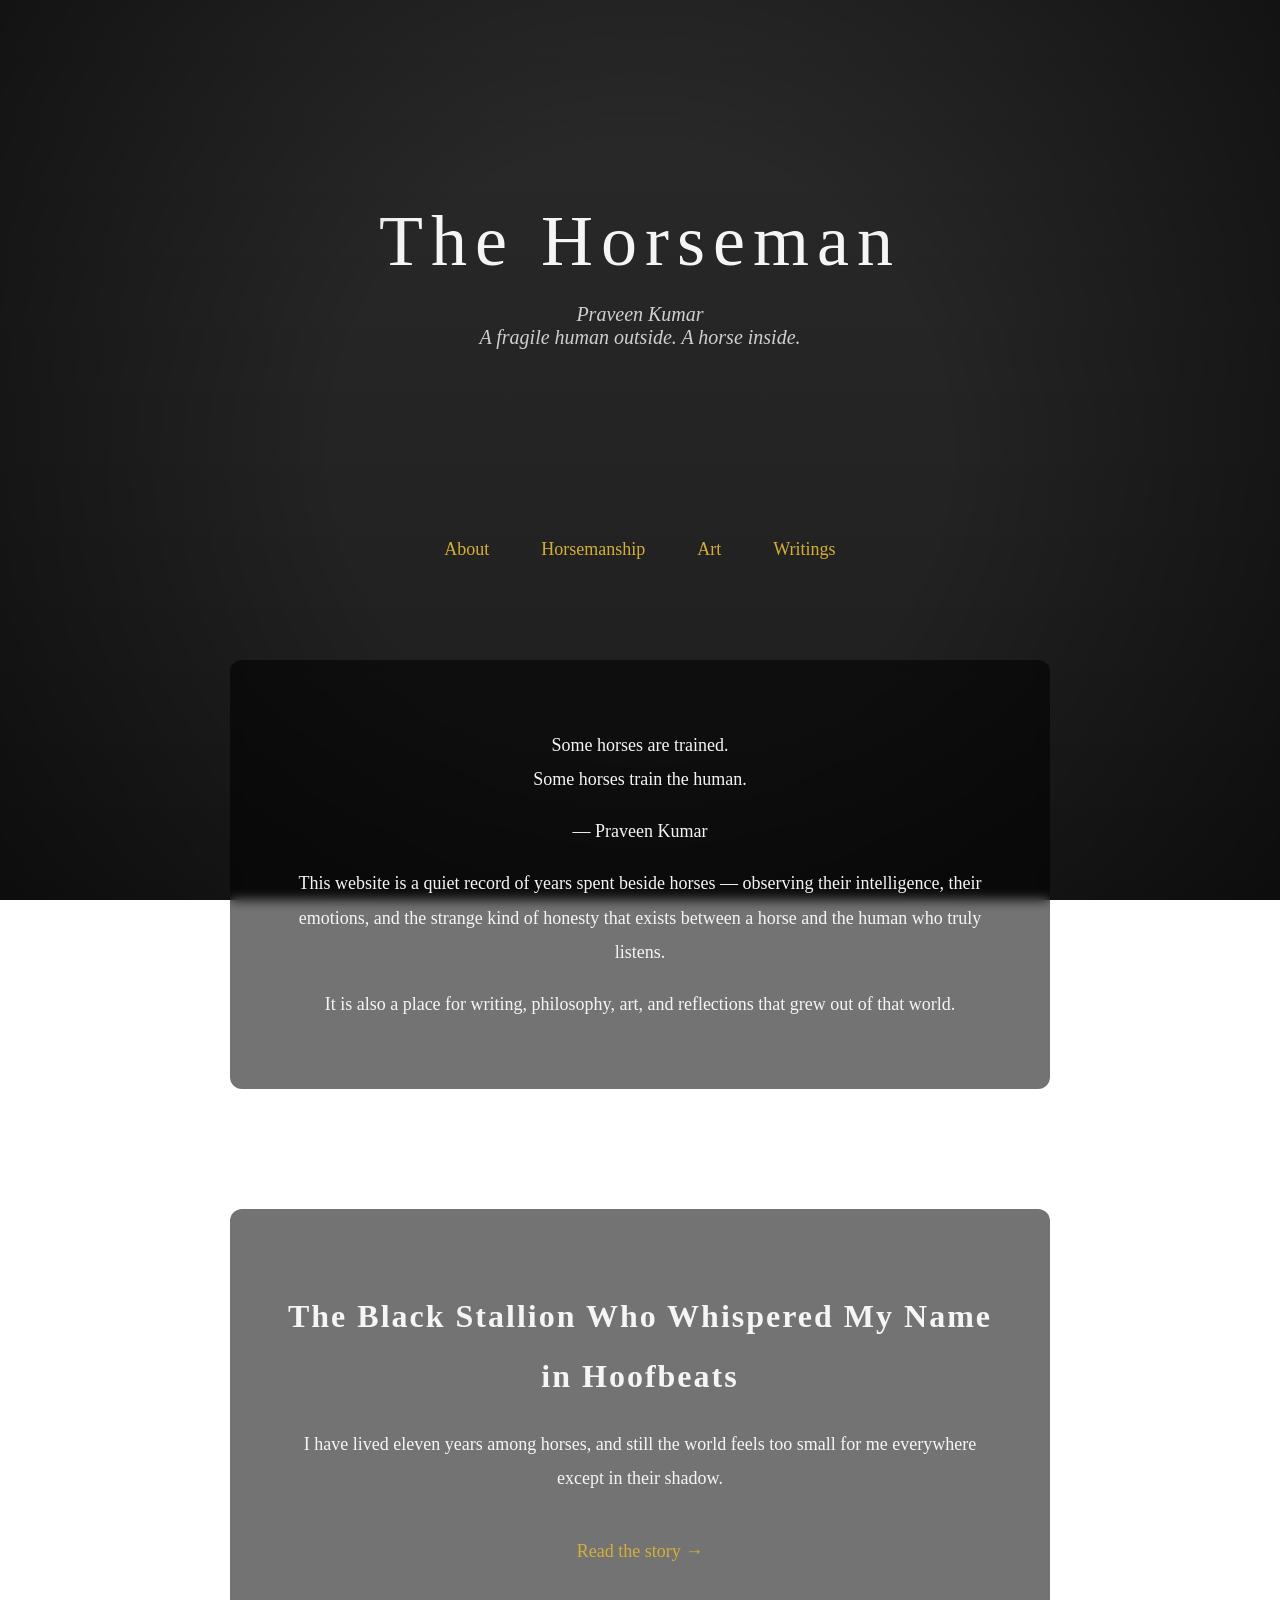
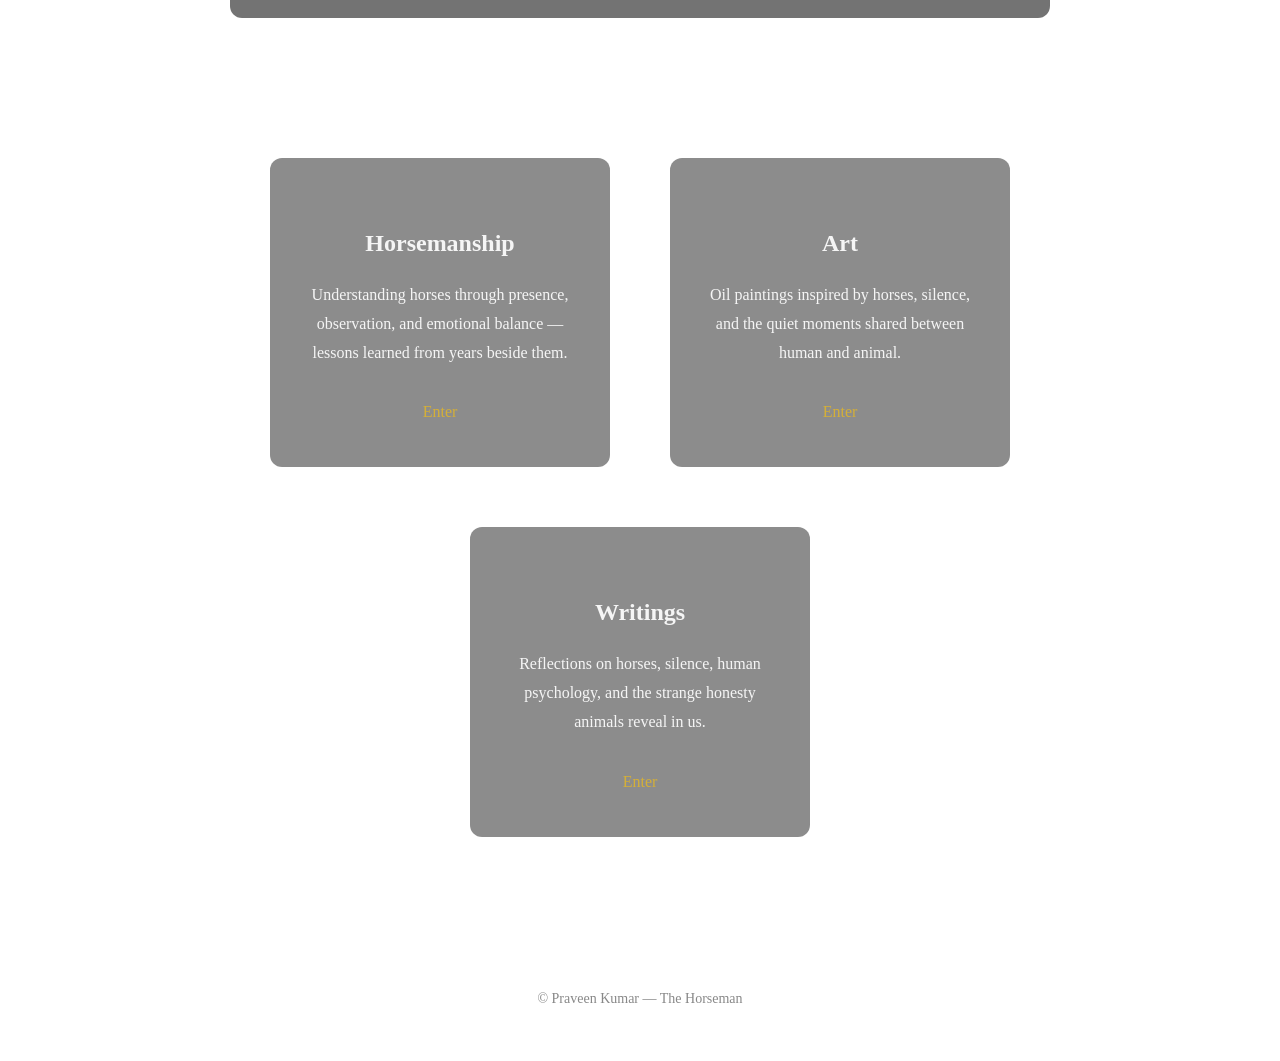
<file: index.html>
<!DOCTYPE html>
<html lang="en">

<head>

<meta charset="UTF-8">
<meta name="viewport" content="width=device-width, initial-scale=1.0">

<title>The Horseman | Praveen Kumar</title>

<link rel="stylesheet" href="style.css">

</head>

<body>

<!-- HERO -->

<section class="hero">

<h1>The Horseman</h1>

<p class="tagline">
Praveen Kumar<br>
A fragile human outside. A horse inside.
</p>

</section>


<!-- NAVIGATION -->

<nav>

<a href="about.html">About</a>
<a href="horsemanship.html">Horsemanship</a>
<a href="art.html">Art</a>
<a href="writings.html">Writings</a>

</nav>


<!-- PHILOSOPHY -->

<section class="intro fade-in">

<p>
Some horses are trained.<br>
Some horses train the human.
</p>

<p>— Praveen Kumar</p>

<p>
This website is a quiet record of years spent beside horses —
observing their intelligence, their emotions, and the strange
kind of honesty that exists between a horse and the human
who truly listens.
</p>

<p>
It is also a place for writing, philosophy, art, and reflections
that grew out of that world.
</p>

</section>


<!-- STALLION STORY ENTRANCE -->

<section class="story fade-in">

<h2>The Black Stallion Who Whispered My Name in Hoofbeats</h2>

<p>
I have lived eleven years among horses, and still the world
feels too small for me everywhere except in their shadow.
</p>

<a href="stallion.html" class="read-link">
Read the story →
</a>

</section>


<!-- THREE DOORS -->

<section class="portals">

<div class="portal">

<h3>Horsemanship</h3>

<p>
Understanding horses through presence,
observation, and emotional balance —
lessons learned from years beside them.
</p>

<a href="horsemanship.html">Enter</a>

</div>


<div class="portal">

<h3>Art</h3>

<p>
Oil paintings inspired by horses,
silence, and the quiet moments
shared between human and animal.
</p>

<a href="art.html">Enter</a>

</div>


<div class="portal">

<h3>Writings</h3>

<p>
Reflections on horses, silence,
human psychology, and the strange
honesty animals reveal in us.
</p>

<a href="writings.html">Enter</a>

</div>

</section>


<footer>

<p>© Praveen Kumar — The Horseman</p>

</footer>

</body>

</html>
</file>
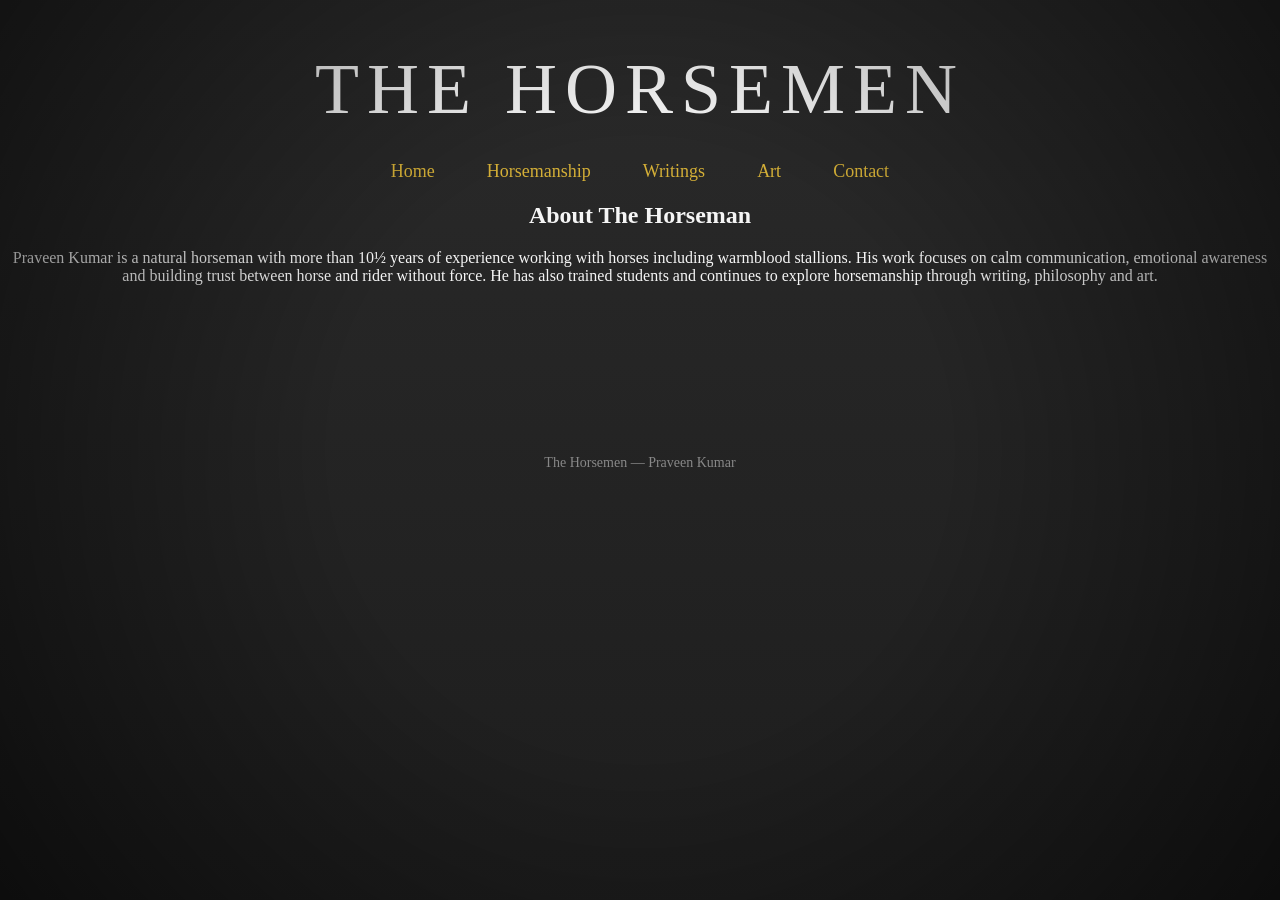
<file: about.html>
<!DOCTYPE html>
<html>
<head>
<title>About | The Horsemen</title>
<link rel="stylesheet" href="style.css">
</head>

<body>

<header>
<h1>THE HORSEMEN</h1>

<nav>
<a href="index.html">Home</a>
<a href="horsemanship.html">Horsemanship</a>
<a href="writings.html">Writings</a>
<a href="art.html">Art</a>
<a href="contact.html">Contact</a>
</nav>
</header>

<section>

<h2>About The Horseman</h2>

<p>

Praveen Kumar is a natural horseman with more than 10½ years of experience working with horses including warmblood stallions.

His work focuses on calm communication, emotional awareness and building trust between horse and rider without force.

He has also trained students and continues to explore horsemanship through writing, philosophy and art.

</p>

</section>

<footer>

<p>The Horsemen — Praveen Kumar</p>

</footer>

</body>
</html>
</file>
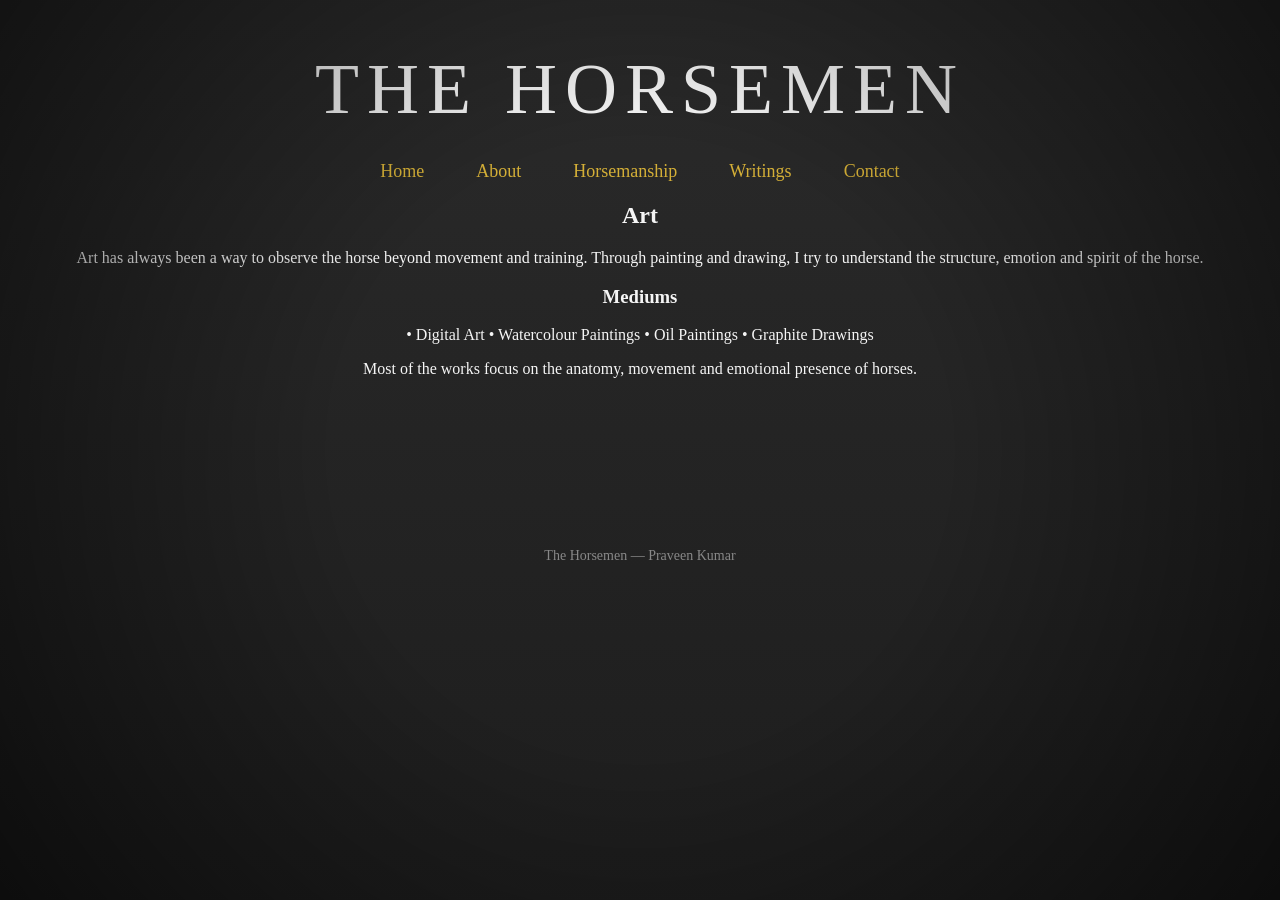
<file: art.html>
<!DOCTYPE html>
<html>
<head>
<title>Art | The Horsemen</title>
<link rel="stylesheet" href="style.css">
</head>

<body>

<header>
<h1>THE HORSEMEN</h1>

<nav>
<a href="index.html">Home</a>
<a href="about.html">About</a>
<a href="horsemanship.html">Horsemanship</a>
<a href="writings.html">Writings</a>
<a href="contact.html">Contact</a>
</nav>

</header>

<section>

<h2>Art</h2>

<p>

Art has always been a way to observe the horse beyond movement and training.

Through painting and drawing, I try to understand the structure, emotion and spirit of the horse.

</p>

<h3>Mediums</h3>

<p>

• Digital Art  
• Watercolour Paintings  
• Oil Paintings  
• Graphite Drawings  

</p>

<p>

Most of the works focus on the anatomy, movement and emotional presence of horses.

</p>

</section>

<footer>

<p>The Horsemen — Praveen Kumar</p>

</footer>

</body>
</html>
</file>
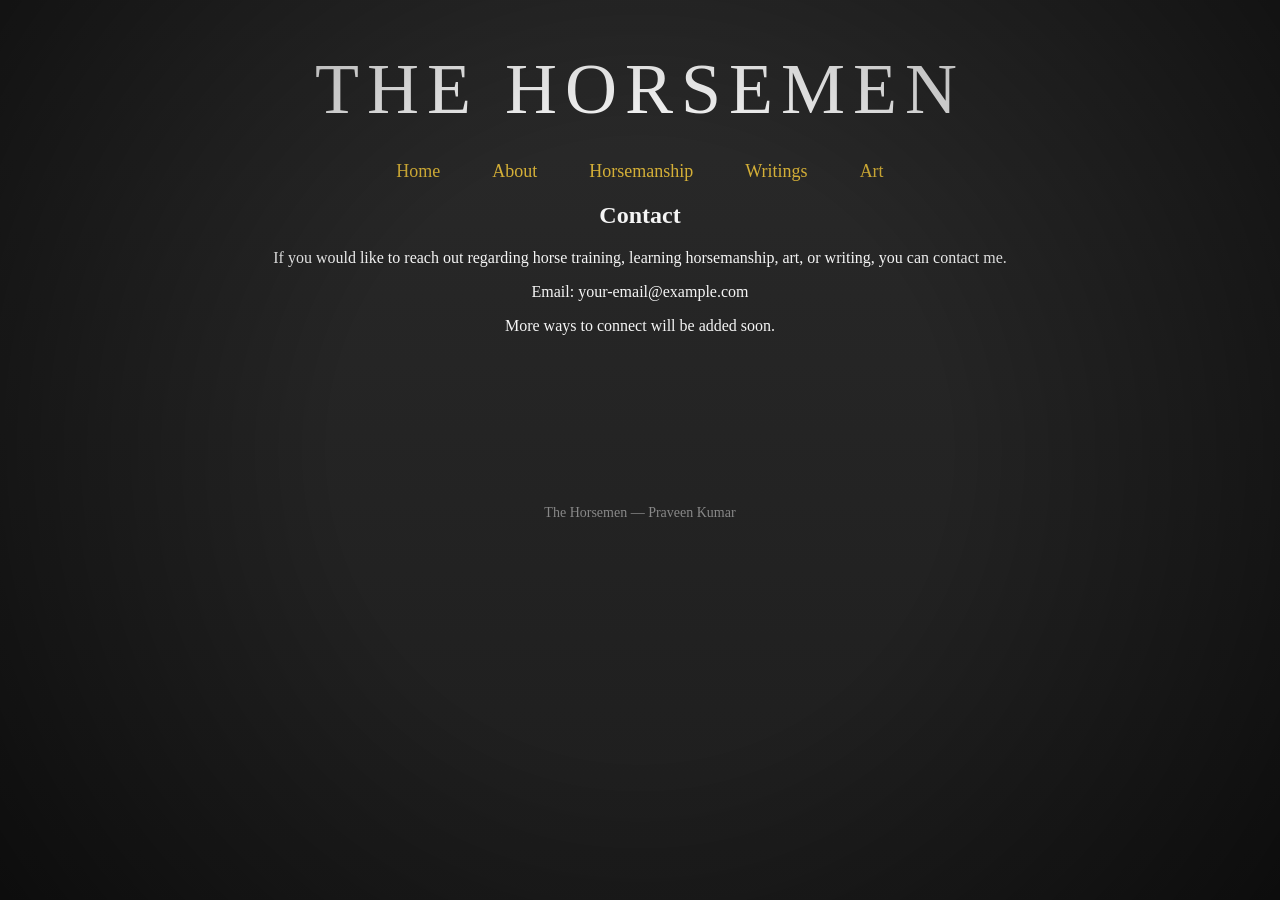
<file: contact.html>
<!DOCTYPE html>
<html>
<head>
<title>Contact | The Horsemen</title>
<link rel="stylesheet" href="style.css">
</head>

<body>

<header>
<h1>THE HORSEMEN</h1>

<nav>
<a href="index.html">Home</a>
<a href="about.html">About</a>
<a href="horsemanship.html">Horsemanship</a>
<a href="writings.html">Writings</a>
<a href="art.html">Art</a>
</nav>

</header>

<section>

<h2>Contact</h2>

<p>

If you would like to reach out regarding horse training, learning horsemanship, art, or writing, you can contact me.

</p>

<p>

Email: your-email@example.com

</p>

<p>

More ways to connect will be added soon.

</p>

</section>

<footer>

<p>The Horsemen — Praveen Kumar</p>

</footer>

</body>
</html>
</file>
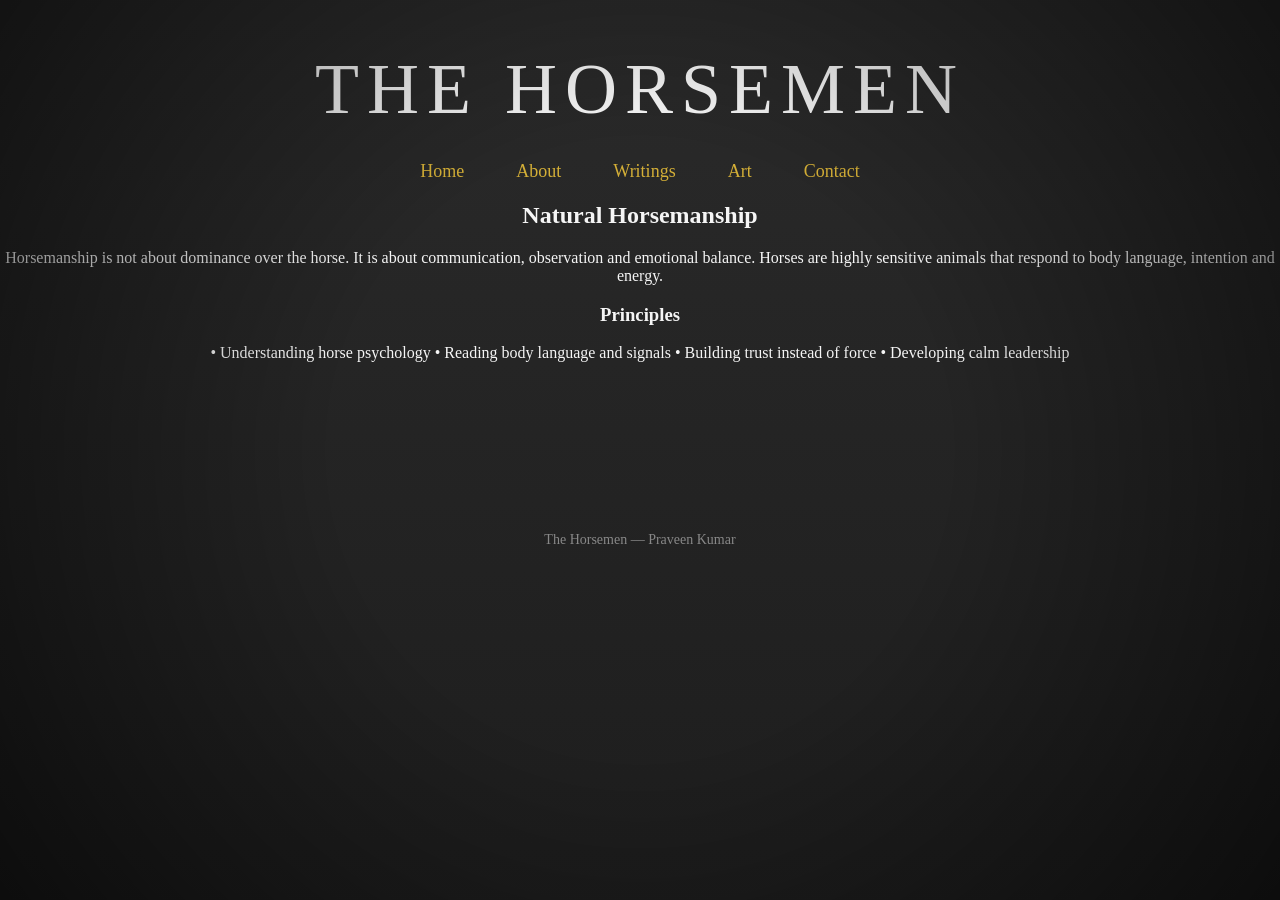
<file: horsemanship.html>
<!DOCTYPE html>
<html>
<head>
<title>Horsemanship | The Horsemen</title>
<link rel="stylesheet" href="style.css">
</head>

<body>

<header>
<h1>THE HORSEMEN</h1>

<nav>
<a href="index.html">Home</a>
<a href="about.html">About</a>
<a href="writings.html">Writings</a>
<a href="art.html">Art</a>
<a href="contact.html">Contact</a>
</nav>
</header>

<section>

<h2>Natural Horsemanship</h2>

<p>

Horsemanship is not about dominance over the horse.  
It is about communication, observation and emotional balance.

Horses are highly sensitive animals that respond to body language, intention and energy.

</p>

<h3>Principles</h3>

<p>

• Understanding horse psychology  
• Reading body language and signals  
• Building trust instead of force  
• Developing calm leadership

</p>

</section>

<footer>

<p>The Horsemen — Praveen Kumar</p>

</footer>

</body>
</html>
</file>
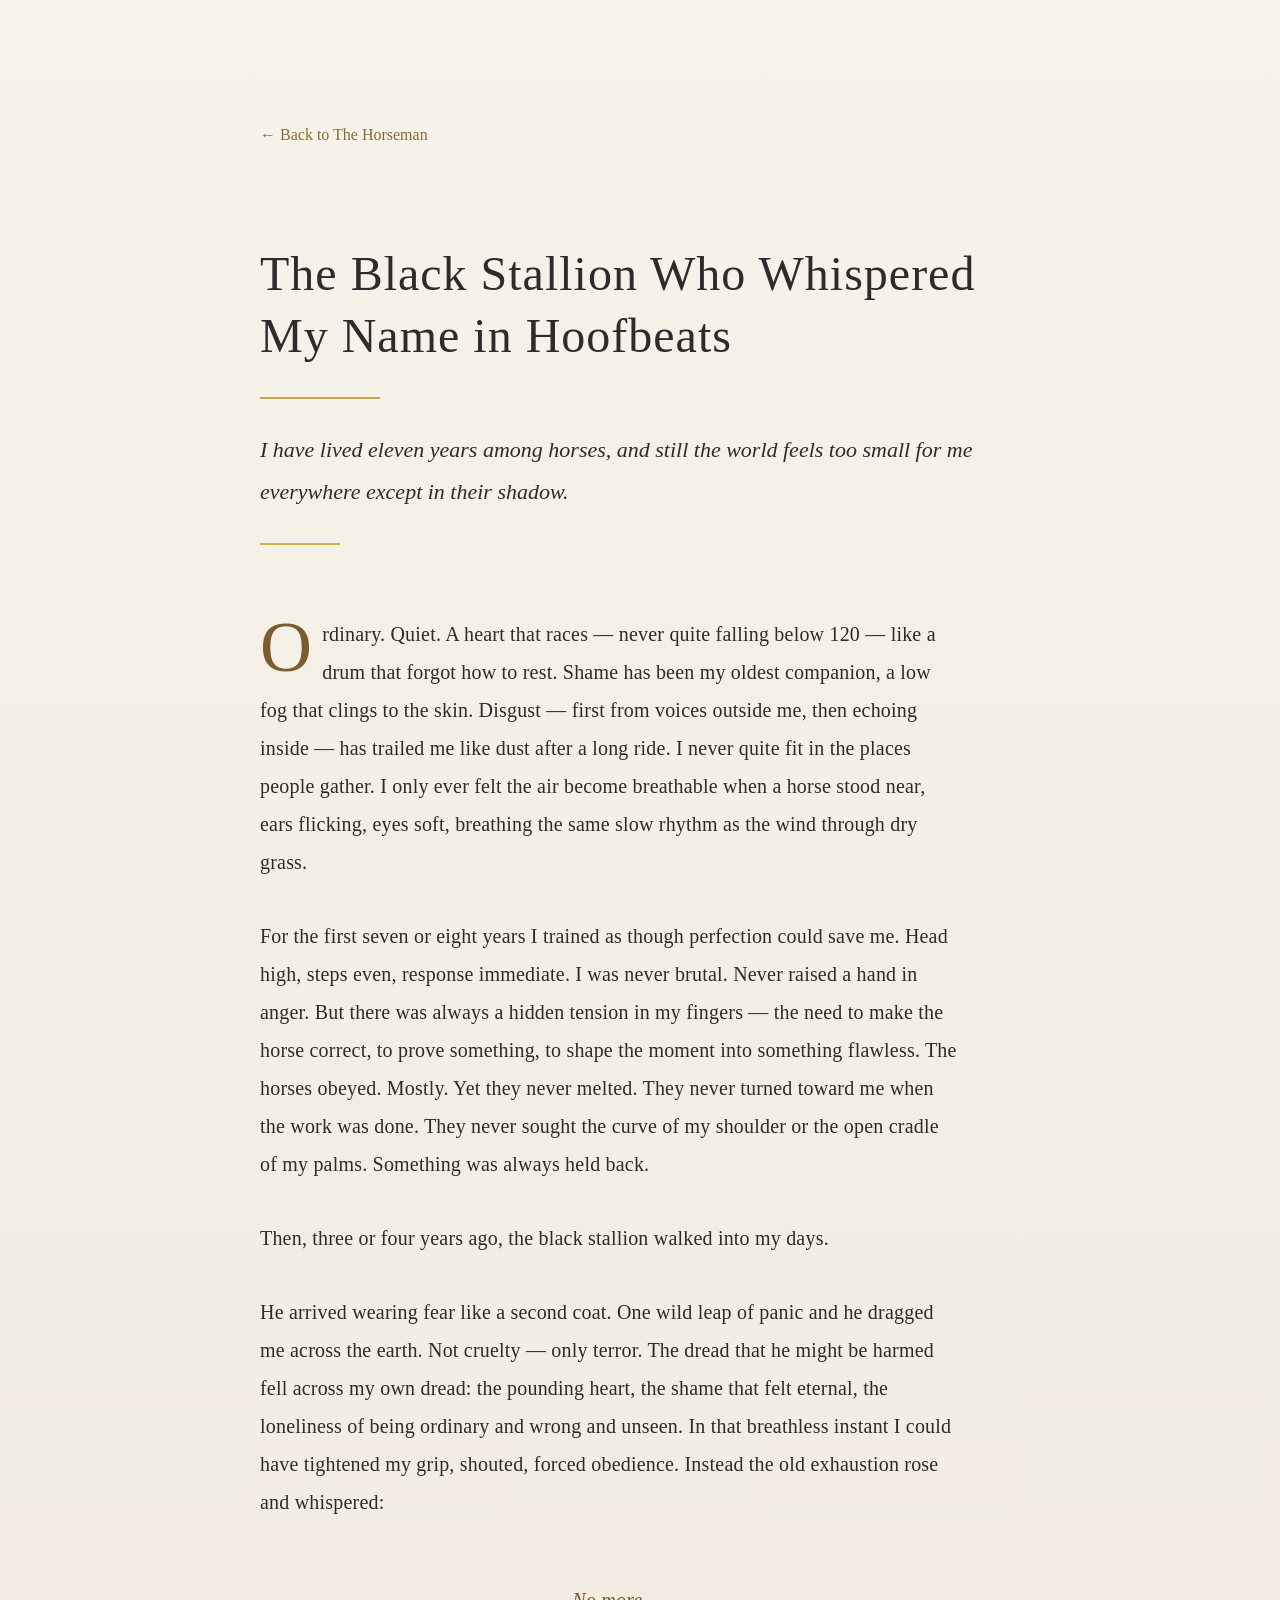
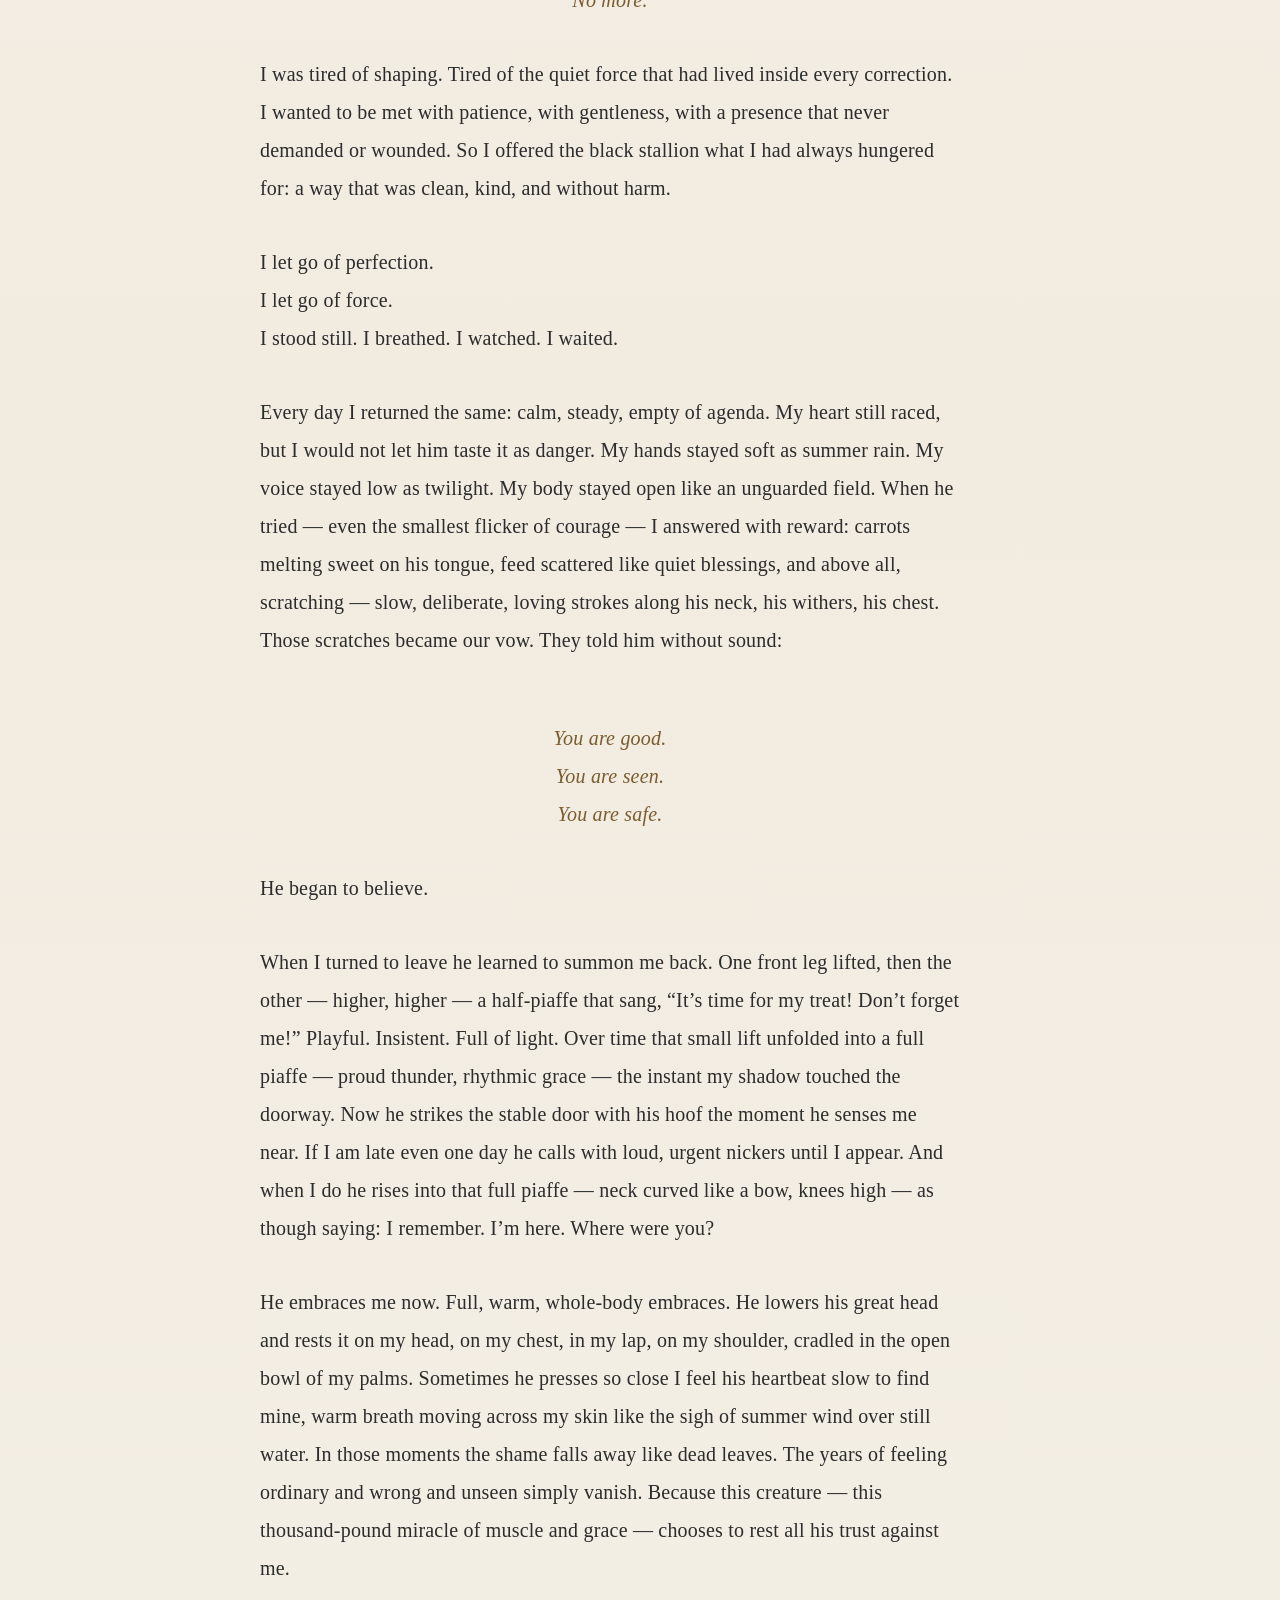
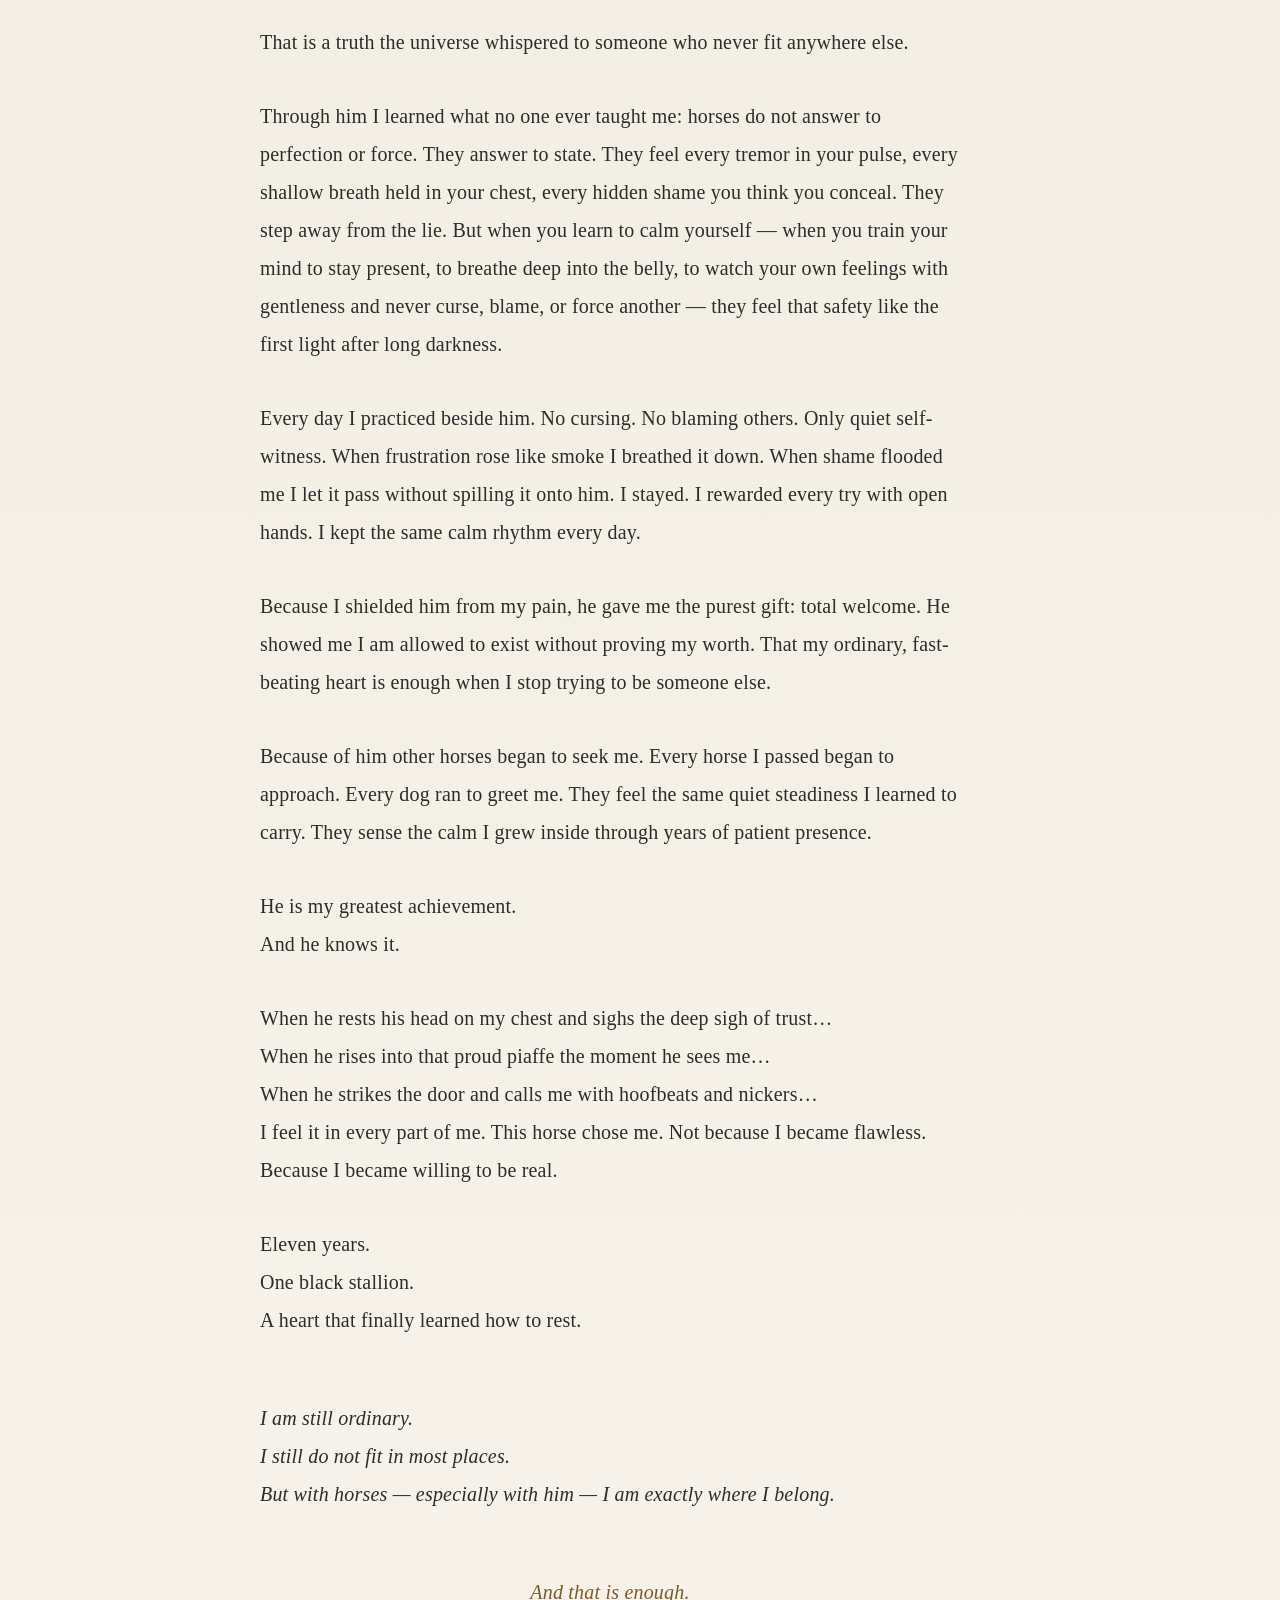
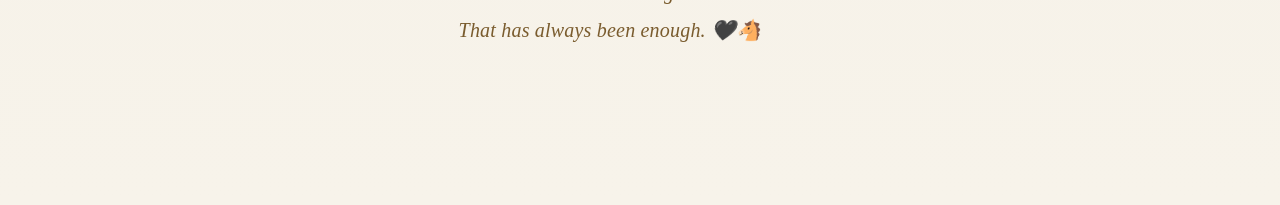
<file: stallion.html>
<!DOCTYPE html>
<html lang="en">

<head>

<meta charset="UTF-8">
<meta name="viewport" content="width=device-width, initial-scale=1.0">

<title>The Black Stallion | Praveen Kumar</title>

<link rel="stylesheet" href="story.css">

</head>

<body>

<div class="story-container">
<a class="back-link" href="index.html">← Back to The Horseman</a><h1>
The Black Stallion Who Whispered My Name in Hoofbeats
</h1>

<p class="opening">
I have lived eleven years among horses, and still the world feels too small for me everywhere except in their shadow.
</p>

<div class="story-text">

<p>
Ordinary. Quiet. A heart that races — never quite falling below 120 — like a drum that forgot how to rest. Shame has been my oldest companion, a low fog that clings to the skin. Disgust — first from voices outside me, then echoing inside — has trailed me like dust after a long ride. I never quite fit in the places people gather. I only ever felt the air become breathable when a horse stood near, ears flicking, eyes soft, breathing the same slow rhythm as the wind through dry grass.
</p>

<p>
For the first seven or eight years I trained as though perfection could save me. Head high, steps even, response immediate. I was never brutal. Never raised a hand in anger. But there was always a hidden tension in my fingers — the need to make the horse correct, to prove something, to shape the moment into something flawless. The horses obeyed. Mostly. Yet they never melted. They never turned toward me when the work was done. They never sought the curve of my shoulder or the open cradle of my palms. Something was always held back.
</p>

<p>
Then, three or four years ago, the black stallion walked into my days.
</p>

<p>
He arrived wearing fear like a second coat. One wild leap of panic and he dragged me across the earth. Not cruelty — only terror. The dread that he might be harmed fell across my own dread: the pounding heart, the shame that felt eternal, the loneliness of being ordinary and wrong and unseen. In that breathless instant I could have tightened my grip, shouted, forced obedience. Instead the old exhaustion rose and whispered:
</p>

<p class="center">
No more.
</p>

<p>
I was tired of shaping. Tired of the quiet force that had lived inside every correction. I wanted to be met with patience, with gentleness, with a presence that never demanded or wounded. So I offered the black stallion what I had always hungered for: a way that was clean, kind, and without harm.
</p>

<p>
I let go of perfection.<br>
I let go of force.<br>
I stood still. I breathed. I watched. I waited.
</p>

<p>
Every day I returned the same: calm, steady, empty of agenda. My heart still raced, but I would not let him taste it as danger. My hands stayed soft as summer rain. My voice stayed low as twilight. My body stayed open like an unguarded field. When he tried — even the smallest flicker of courage — I answered with reward: carrots melting sweet on his tongue, feed scattered like quiet blessings, and above all, scratching — slow, deliberate, loving strokes along his neck, his withers, his chest. Those scratches became our vow. They told him without sound:
</p>

<p class="center">
You are good.<br>
You are seen.<br>
You are safe.
</p>

<p>
He began to believe.
</p>

<p>
When I turned to leave he learned to summon me back. One front leg lifted, then the other — higher, higher — a half-piaffe that sang, “It’s time for my treat! Don’t forget me!” Playful. Insistent. Full of light. Over time that small lift unfolded into a full piaffe — proud thunder, rhythmic grace — the instant my shadow touched the doorway. Now he strikes the stable door with his hoof the moment he senses me near. If I am late even one day he calls with loud, urgent nickers until I appear. And when I do he rises into that full piaffe — neck curved like a bow, knees high — as though saying: I remember. I’m here. Where were you?
</p>

<p>
He embraces me now. Full, warm, whole-body embraces. He lowers his great head and rests it on my head, on my chest, in my lap, on my shoulder, cradled in the open bowl of my palms. Sometimes he presses so close I feel his heartbeat slow to find mine, warm breath moving across my skin like the sigh of summer wind over still water. In those moments the shame falls away like dead leaves. The years of feeling ordinary and wrong and unseen simply vanish. Because this creature — this thousand-pound miracle of muscle and grace — chooses to rest all his trust against me.
</p>

<p>
That is a truth the universe whispered to someone who never fit anywhere else.
</p>

<p>
Through him I learned what no one ever taught me: horses do not answer to perfection or force. They answer to state. They feel every tremor in your pulse, every shallow breath held in your chest, every hidden shame you think you conceal. They step away from the lie. But when you learn to calm yourself — when you train your mind to stay present, to breathe deep into the belly, to watch your own feelings with gentleness and never curse, blame, or force another — they feel that safety like the first light after long darkness.
</p>

<p>
Every day I practiced beside him. No cursing. No blaming others. Only quiet self-witness. When frustration rose like smoke I breathed it down. When shame flooded me I let it pass without spilling it onto him. I stayed. I rewarded every try with open hands. I kept the same calm rhythm every day.
</p>

<p>
Because I shielded him from my pain, he gave me the purest gift: total welcome. He showed me I am allowed to exist without proving my worth. That my ordinary, fast-beating heart is enough when I stop trying to be someone else.
</p>

<p>
Because of him other horses began to seek me. Every horse I passed began to approach. Every dog ran to greet me. They feel the same quiet steadiness I learned to carry. They sense the calm I grew inside through years of patient presence.
</p>

<p>
He is my greatest achievement.<br>
And he knows it.
</p>

<p>
When he rests his head on my chest and sighs the deep sigh of trust…<br>
When he rises into that proud piaffe the moment he sees me…<br>
When he strikes the door and calls me with hoofbeats and nickers…<br>
I feel it in every part of me. This horse chose me. Not because I became flawless. Because I became willing to be real.
</p>

<p>
Eleven years.<br>
One black stallion.<br>
A heart that finally learned how to rest.
</p>

<p class="ending">
I am still ordinary.<br>
I still do not fit in most places.<br>
But with horses — especially with him — I am exactly where I belong.
</p>

<p class="center">
And that is enough.<br>
That has always been enough. 🖤🐴
</p>

</div>

</div>

</body>
</html>
</file>
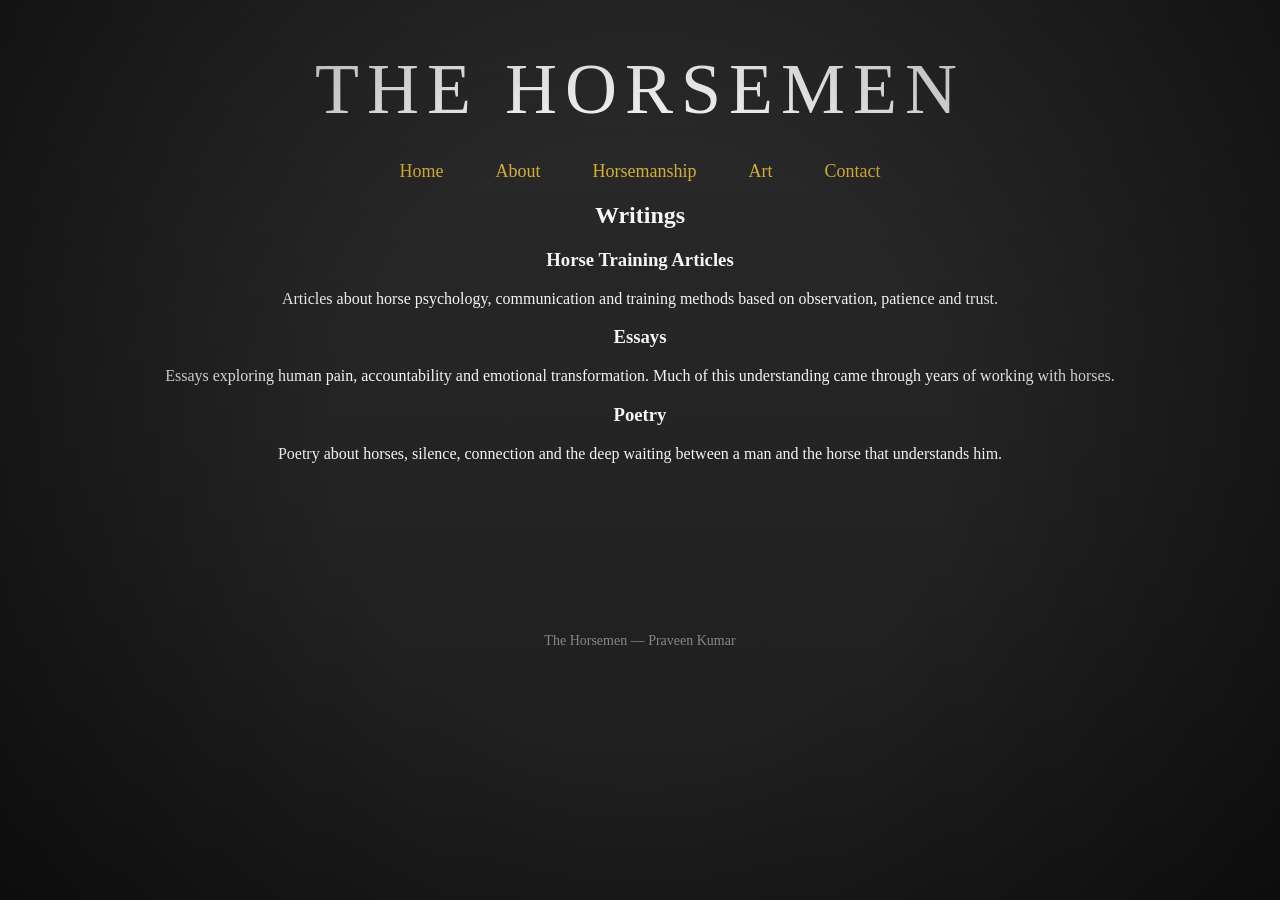
<file: writings.html>
<!DOCTYPE html>
<html>
<head>
<title>Writings | The Horsemen</title>
<link rel="stylesheet" href="style.css">
</head>

<body>

<header>
<h1>THE HORSEMEN</h1>

<nav>
<a href="index.html">Home</a>
<a href="about.html">About</a>
<a href="horsemanship.html">Horsemanship</a>
<a href="art.html">Art</a>
<a href="contact.html">Contact</a>
</nav>

</header>

<section>

<h2>Writings</h2>

<h3>Horse Training Articles</h3>

<p>

Articles about horse psychology, communication and training methods based on observation, patience and trust.

</p>

<h3>Essays</h3>

<p>

Essays exploring human pain, accountability and emotional transformation.  
Much of this understanding came through years of working with horses.

</p>

<h3>Poetry</h3>

<p>

Poetry about horses, silence, connection and the deep waiting between a man and the horse that understands him.

</p>

</section>

<footer>

<p>The Horsemen — Praveen Kumar</p>

</footer>

</body>
</html>
</file>
<file: style.css>
body{

margin:0;
padding:0;

font-family: Georgia, serif;
color:#f5f5f5;

display:flex;
flex-direction:column;
align-items:center;
text-align:center;

min-height:100vh;

/* cinematic layered background */

background:
linear-gradient(rgba(5,5,5,0.85), rgba(10,10,10,0.92)),
url("horse.jpg");

background-size:cover;
background-position:center;
background-repeat:no-repeat;
background-attachment:fixed;

}

/* subtle film effect */

body::before{

content:"";
position:fixed;
top:0;
left:0;
width:100%;
height:100%;

background: radial-gradient(circle at center,
rgba(0,0,0,0) 40%,
rgba(0,0,0,0.55) 100%);

pointer-events:none;

}

/* HERO SECTION */

.hero{

padding-top:140px;
padding-bottom:120px;

}

/* main title */

h1{

font-size:72px;
letter-spacing:8px;
font-weight:400;
margin-bottom:10px;

}

/* tagline */

.tagline{

font-size:20px;
font-style:italic;
color:#d0d0d0;
margin-bottom:40px;

}

/* navigation */

nav{

margin-top:30px;

}

nav a{

color:#d4af37;
text-decoration:none;
margin:0 24px;
font-size:18px;

transition:all 0.4s ease;

}

nav a:hover{

color:white;
letter-spacing:2px;

}

/* intro section */

.intro{

max-width:720px;
margin-top:100px;

line-height:1.9;
font-size:18px;

background:rgba(0,0,0,0.55);

padding:50px;
border-radius:12px;

backdrop-filter: blur(6px);

}

/* philosophy quote */

.philosophy{

font-size:24px;
font-style:italic;
margin-bottom:10px;

}

/* quote author */

.author{

color:#d4af37;
margin-bottom:30px;

}

/* story gateway */

.story{

max-width:720px;
margin-top:120px;
line-height:1.8;

}

.story h2{

font-size:32px;
letter-spacing:2px;
margin-bottom:20px;

}

.story-intro{

font-style:italic;
color:#cccccc;
font-size:20px;

}

.read-story{

display:inline-block;
margin-top:30px;

color:#d4af37;
text-decoration:none;
font-size:18px;

transition:all 0.3s ease;

}

.read-story:hover{

color:white;
letter-spacing:2px;

}

/* footer */

footer{

margin-top:140px;
margin-bottom:40px;

font-size:14px;
color:#888;

}

/* fade-in effect */

.fade-in{

opacity:0;
transform:translateY(40px);

animation:fadeUp 1.6s ease forwards;
animation-delay:0.6s;

}

@keyframes fadeUp{

to{

opacity:1;
transform:translateY(0);

}

}
/* stallion story section */

.story{

max-width:720px;
margin-top:120px;

line-height:1.9;
font-size:18px;

background:rgba(0,0,0,0.55);

padding:50px;
border-radius:12px;

backdrop-filter: blur(6px);

}

.story h2{

font-size:32px;
margin-bottom:20px;

}

.read-link{

display:inline-block;
margin-top:20px;

color:#d4af37;
text-decoration:none;
font-size:18px;

transition:all 0.4s ease;

}

.read-link:hover{

color:white;
letter-spacing:1px;

}


/* portals section */

.portals{

display:flex;
justify-content:center;
gap:60px;

margin-top:140px;

max-width:1000px;
flex-wrap:wrap;

}

.portal{

max-width:260px;

background:rgba(0,0,0,0.45);
padding:40px;

border-radius:12px;

line-height:1.8;

backdrop-filter:blur(6px);

}

.portal h3{

font-size:24px;
margin-bottom:15px;

}

.portal a{

display:inline-block;
margin-top:15px;

color:#d4af37;
text-decoration:none;

transition:all 0.4s ease;

}

.portal a:hover{

color:white;
letter-spacing:1px;

}
</file>
<file: story.css>
body{

margin:0;
padding:0;

font-family: Georgia, serif;

background:linear-gradient(
180deg,
#f7f3ea 0%,
#f1ebe0 40%,
#f7f3ea 100%
);

color:#2c2c2c;

display:flex;
justify-content:center;

line-height:1.9;

}

/* container */

.story-container{

max-width:760px;
padding:120px 30px;

}

/* title */

h1{

font-size:48px;
font-weight:400;

letter-spacing:1px;

margin-bottom:30px;

line-height:1.3;

}

/* elegant divider under title */

h1::after{

content:"";

display:block;

width:120px;
height:2px;

background:#c9a35a;

margin-top:30px;

}

/* opening paragraph */

.opening{

font-size:22px;
font-style:italic;

margin-bottom:70px;

}

/* gold line under opening */

.opening::after{

content:"";

display:block;

width:80px;
height:2px;

background:#d4af37;

margin-top:30px;

}

/* main paragraphs */

.story-text p{

margin-bottom:36px;

font-size:20px;

max-width:700px;

letter-spacing:0.2px;

}

/* book-style drop cap */

.story-text p:first-of-type::first-letter{

font-size:72px;
float:left;

line-height:0.9;

padding-right:10px;

font-weight:500;

color:#7a5c2e;

}

/* centered philosophy lines */

.center{

text-align:center;

font-style:italic;

margin:60px 0;

font-size:22px;

color:#7a5c2e;

}

/* ending paragraph */

.ending{

margin-top:60px;

font-size:20px;

font-style:italic;

}

/* back link */

.back-link{

display:inline-block;
margin-bottom:60px;

text-decoration:none;
font-size:16px;

color:#8a6a35;

transition:all 0.3s ease;

}

.back-link:hover{

color:#000;

}
</file>
